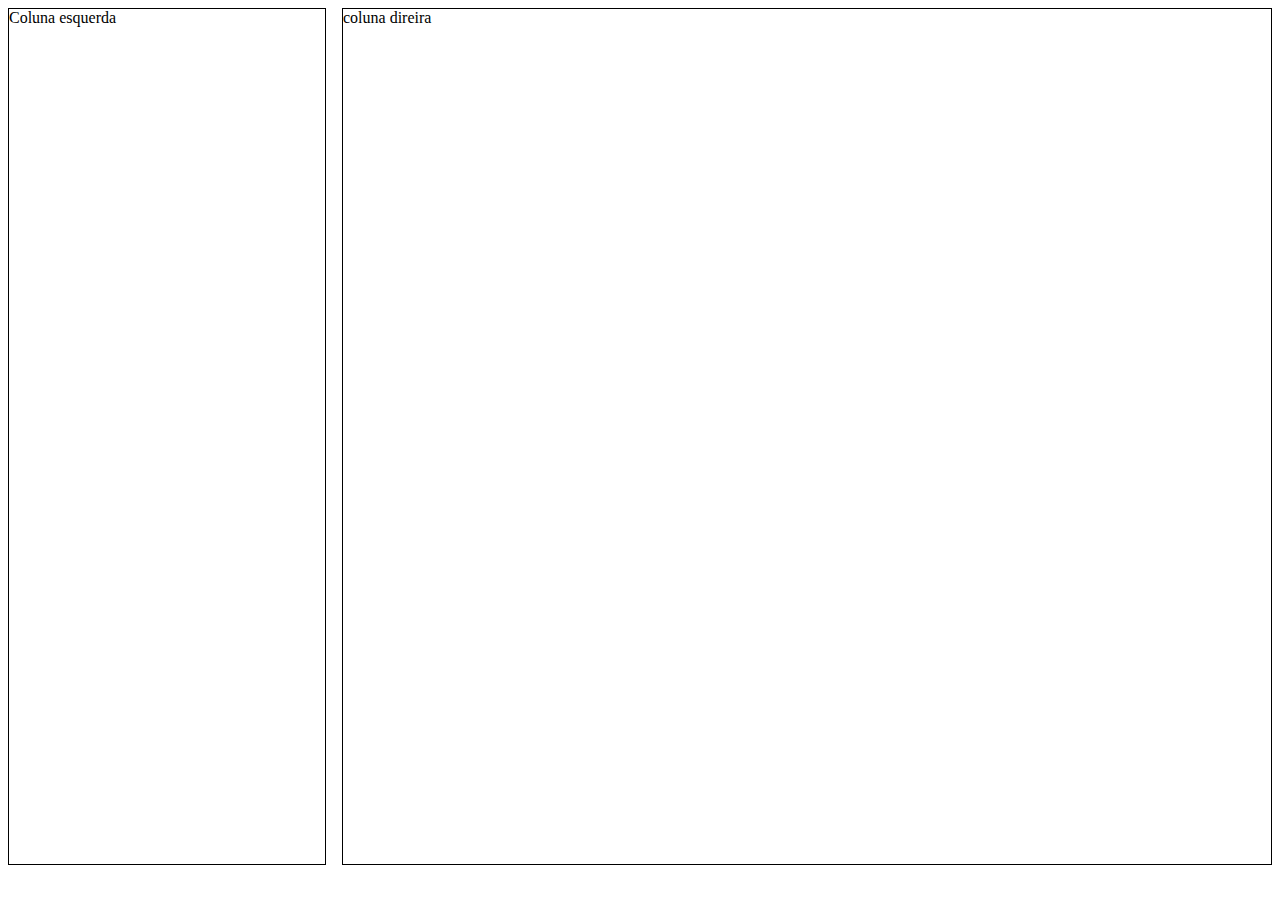
<file: layout-two-columns/index.html>
<!DOCTYPE html>
<html lang="en">
  <head>
    <meta charset="UTF-8" />
    <meta http-equiv="X-UA-Compatible" content="IE=edge" />
    <meta name="viewport" content="width=device-width, initial-scale=1.0" />
    <link rel="stylesheet" href="style.css" />
    <title>Two columns</title>
  </head>
  <div class="container">
    <aside>Coluna esquerda</aside>
    <main>coluna direira</main>
  </div>
</html>
</file>
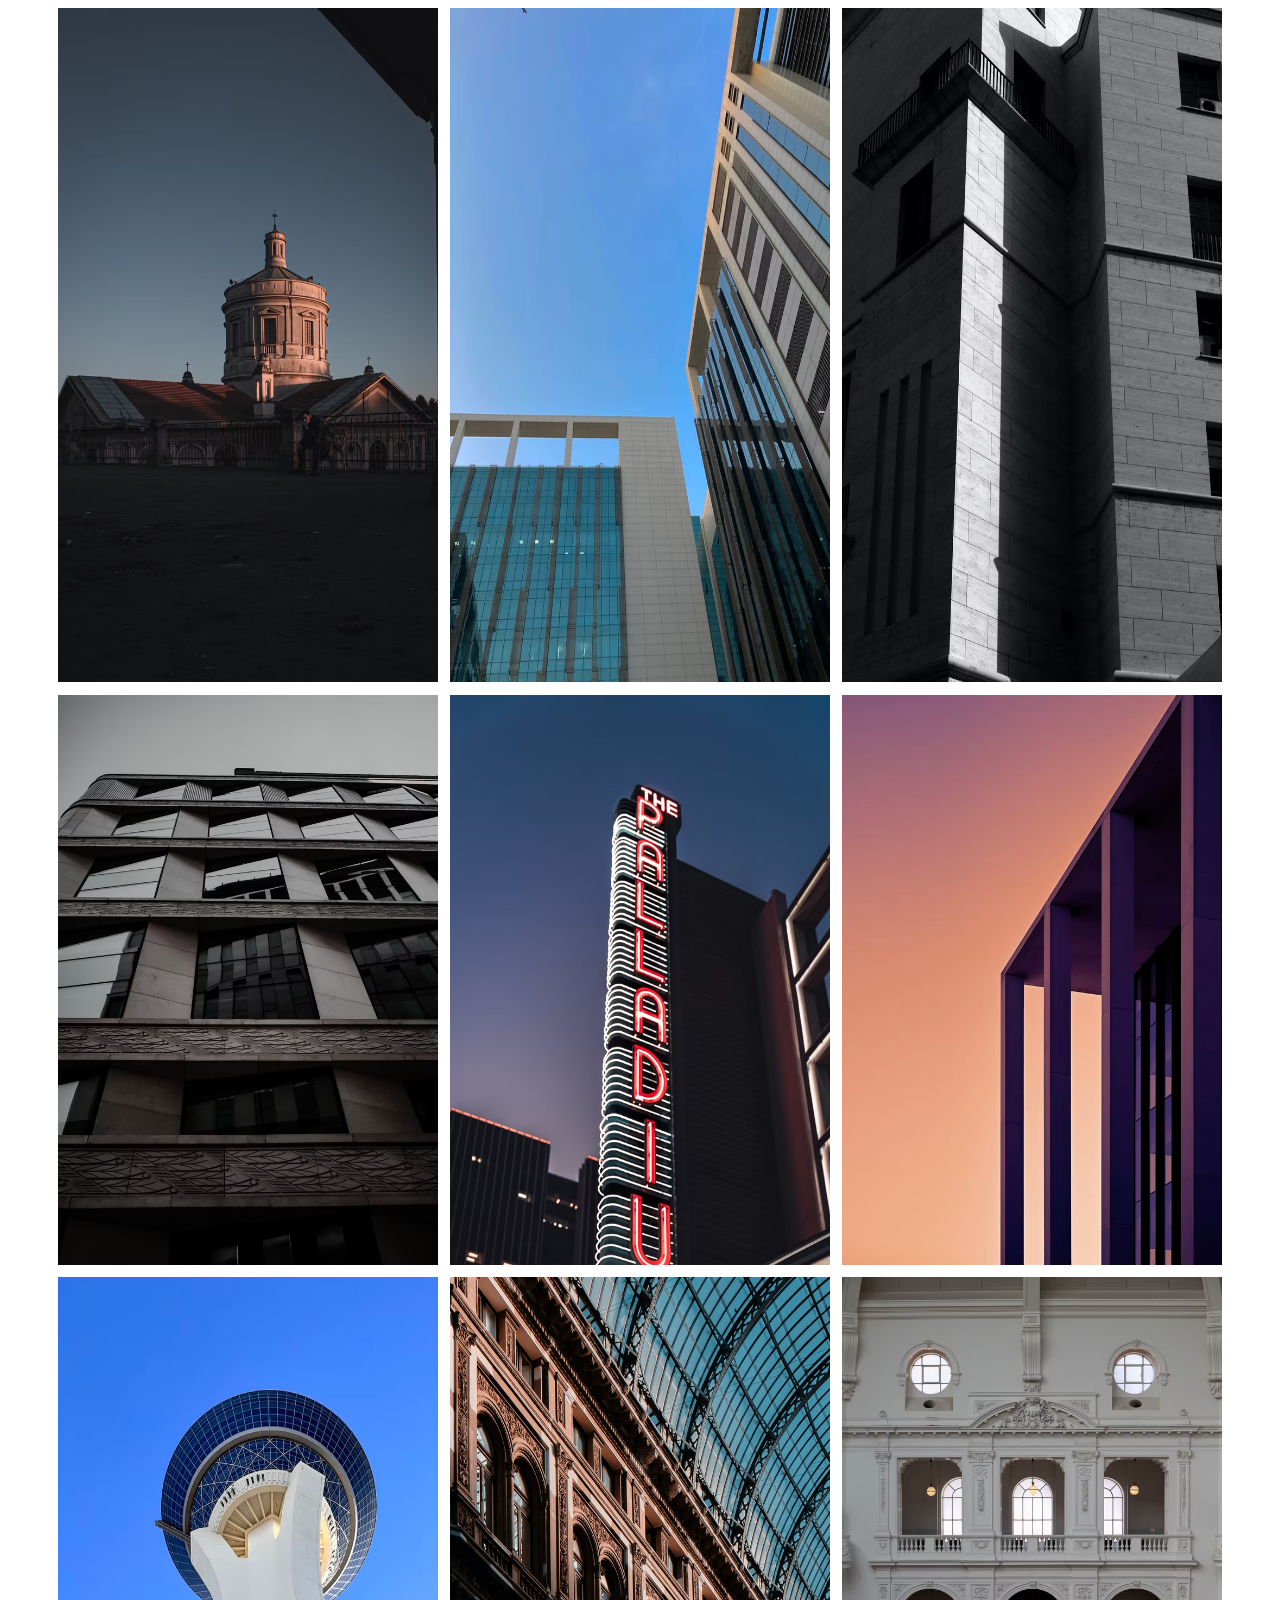
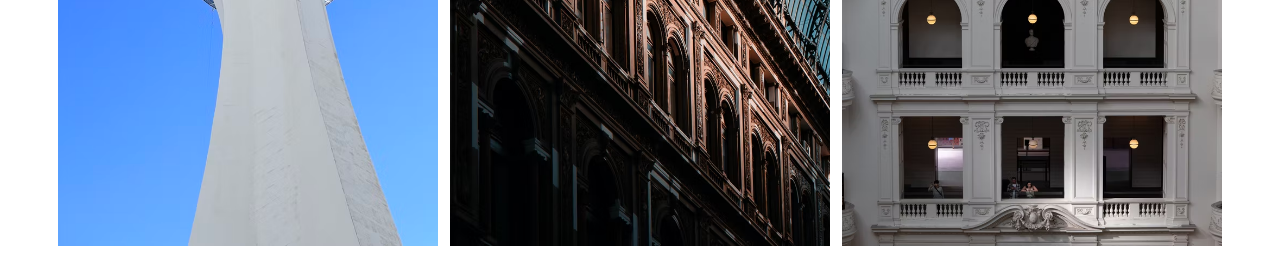
<file: nine-photos-three-columns/index.html>
<!DOCTYPE html>
<html lang="en">
  <head>
    <meta charset="UTF-8" />
    <meta http-equiv="X-UA-Compatible" content="IE=edge" />
    <meta name="viewport" content="width=device-width, initial-scale=1.0" />
    <link rel="stylesheet" href="style.css" />
    <title>Nine pictures</title>
  </head>
  <div class="gallery">
    <img src="./assets/photo_01.avif" alt="" />
    <img src="./assets/photo_02.avif" alt="" />
    <img src="./assets/photo_03.avif" alt="" />
    <img src="./assets/photo_04.avif" alt="" />
    <img src="./assets/photo_05.avif" alt="" />
    <img src="./assets/photo_06.avif" alt="" />
    <img src="./assets/photo_07.avif" alt="" />
    <img src="./assets/photo_08.avif" alt="" />
    <img src="./assets/photo_09.avif" alt="" />
  </div>
</html>
</file>
<file: layout-two-columns/style.css>
.container {
  display: flex;
  gap: 1rem;
}
aside,
main {
  border: solid 1px;
  height: 95vh;
}
aside {
  flex-basis: 25%;
}
main {
  flex: 1;
}
</file>
<file: nine-photos-three-columns/style.css>
img {
  width: 30%;
  height: auto;
}
.gallery {
  display: flex;
  flex-wrap: wrap;
  gap: 0.8rem;
  justify-content: center;
}
</file>
